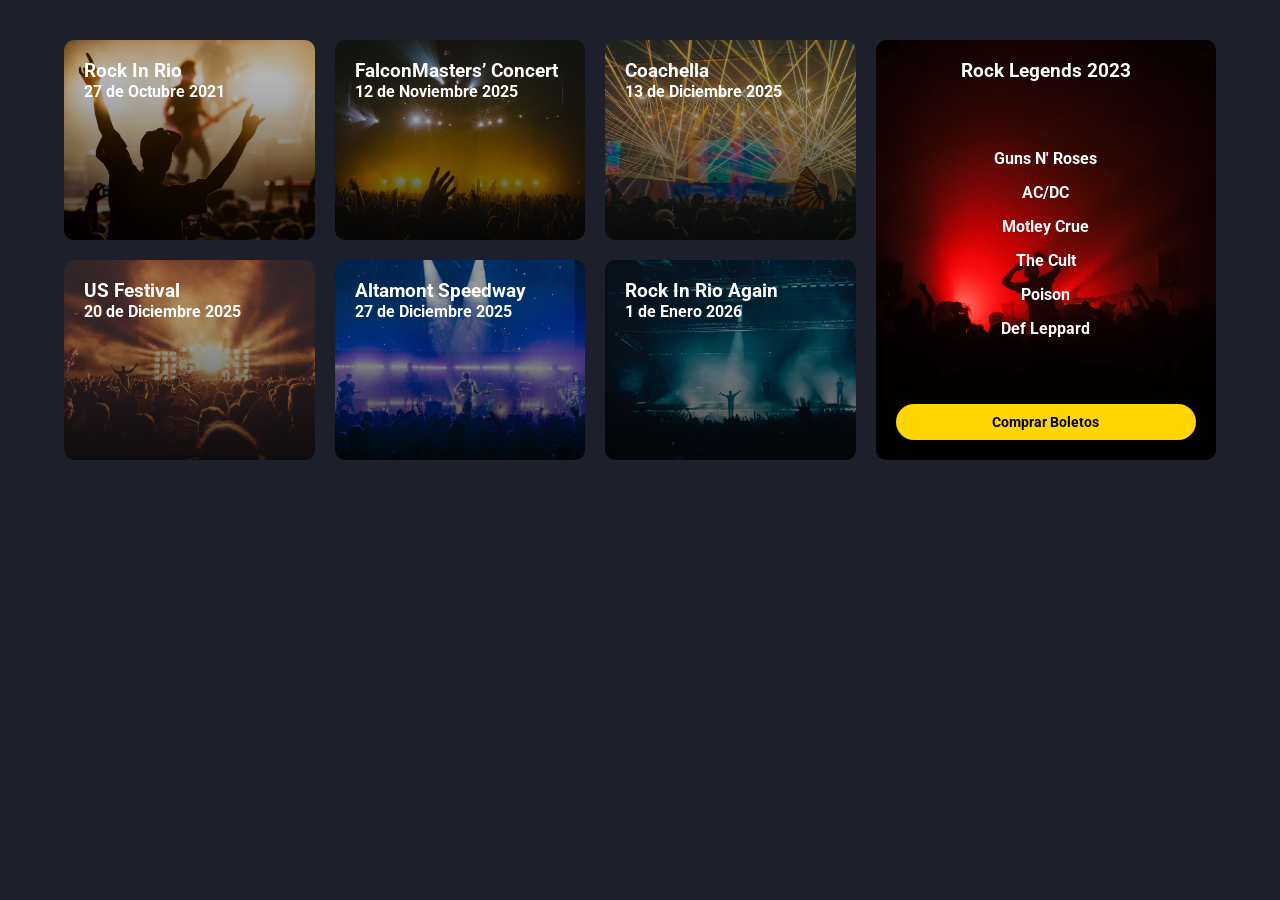
<file: index.html>
<!DOCTYPE html>
<html lang="en">
<head>
	<meta charset="UTF-8">
	<meta http-equiv="X-UA-Compatible" content="IE=edge">
	<meta name="viewport" content="width=device-width, initial-scale=1.0">
	<link rel="preconnect" href="https://fonts.googleapis.com">
	<link rel="preconnect" href="https://fonts.gstatic.com" crossorigin>
	<link href="https://fonts.googleapis.com/css2?family=Roboto:wght@400;700&display=swap" rel="stylesheet"> 
	<link rel="stylesheet" href="estilos.css">
	<title>Flexbox vs CSS Grid</title>
</head>
<body>
	<div class="contenedor">
		<div class="contenedor-conciertos">
			<div class="card" style="background-image: url('./img/1.jpg')">
				<div class="textos">
					<h3>Rock In Rio</h3>
					<p>27 de Octubre 2021</p>
				</div>
			</div>
			<div class="card" style="background-image: url('./img/2.jpg')">
				<div class="textos">
					<h3>FalconMasters’ Concert</h3>
					<p>12 de Noviembre 2025</p>
				</div>
			</div>
			<div class="card" style="background-image: url('./img/3.jpg')">
				<div class="textos">
					<h3>Coachella</h3>
					<p>13 de Diciembre 2025</p>
				</div>
			</div>

			<div class="card" style="background-image: url('./img/4.jpg')">
				<div class="textos">
					<h3>US Festival</h3>
					<p>20 de Diciembre 2025</p>
				</div>
			</div>
			<div class="card" style="background-image: url('./img/5.jpg')">
				<div class="textos">
					<h3>Altamont Speedway</h3>
					<p>27 de Diciembre 2025</p>
				</div>
			</div>
			<div class="card" style="background-image: url('./img/6.jpg')">
				<div class="textos">
					<h3>Rock In Rio Again</h3>
					<p>1 de Enero 2026</p>
				</div>
			</div>
		</div>

		<div class="banner" style="background-image: url('./img/banner.jpg')">
			<h3>Rock Legends 2023</h3>
			<ul>
				<li>Guns N' Roses</li>
				<li>AC/DC</li>
				<li>Motley Crue</li>
				<li>The Cult</li>
				<li>Poison</li>
				<li>Def Leppard</li>
			</ul>
			<button class="boton">Comprar Boletos</button>
		</div>
	</div>
</body>
</html>
</file>
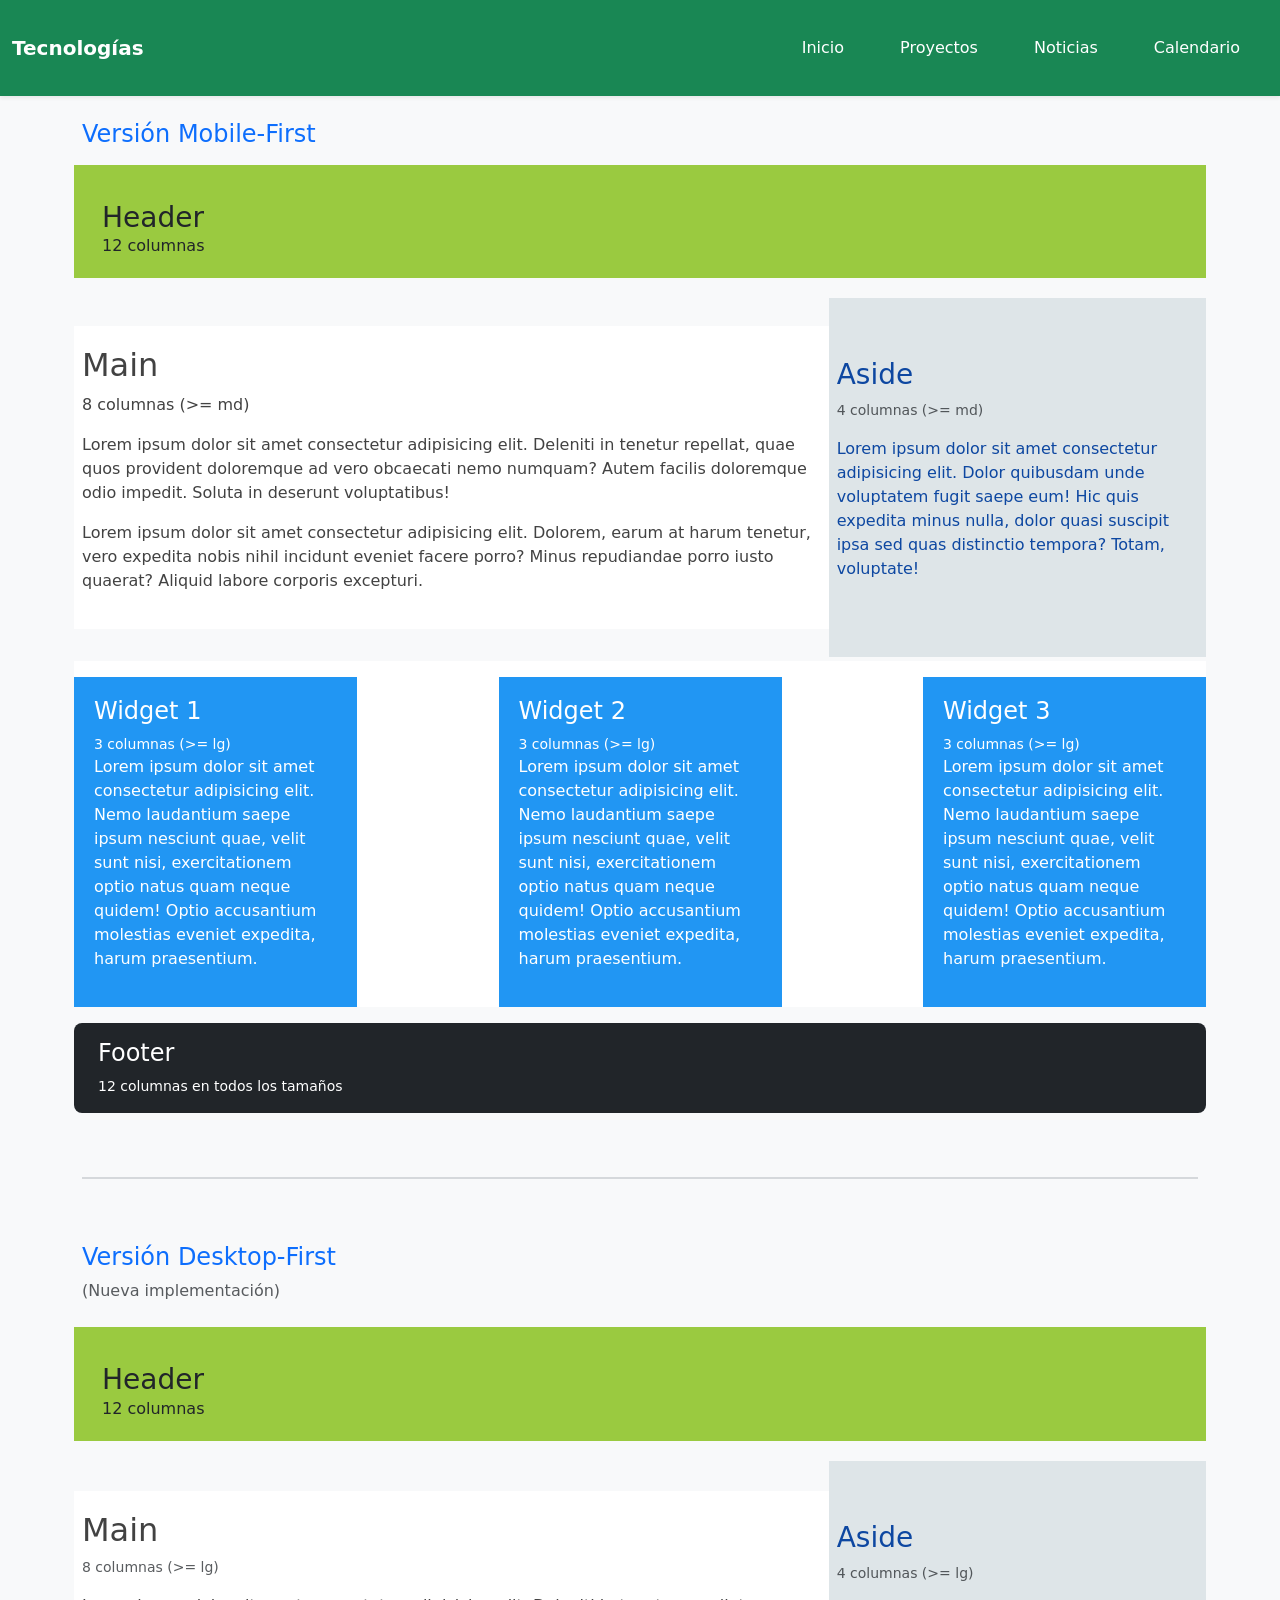
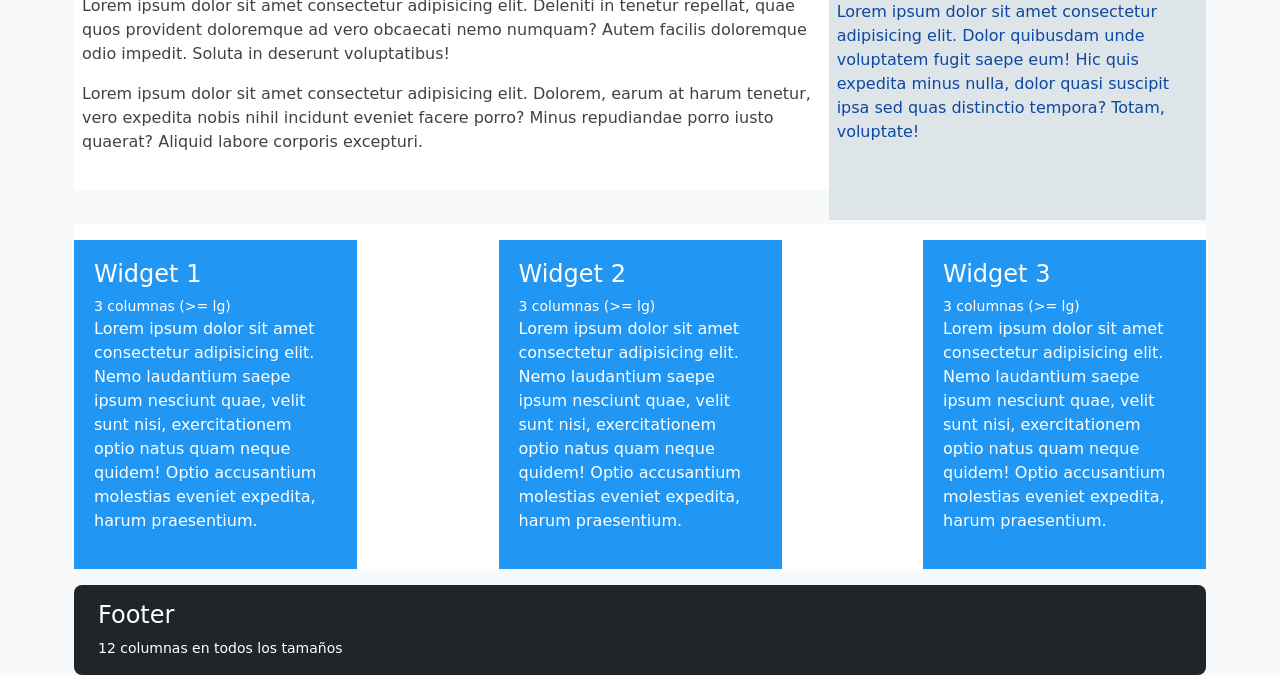
<file: grid/index.html>
<!DOCTYPE html>
<html lang="en">
<head>
    <meta charset="UTF-8">
    <meta name="viewport" content="width=device-width, initial-scale=1.0">
    <link href="https://cdn.jsdelivr.net/npm/bootstrap@5.3.8/dist/css/bootstrap.min.css" rel="stylesheet" integrity="sha384-sRIl4kxILFvY47J16cr9ZwB07vP4J8+LH7qKQnuqkuIAvNWLzeN8tE5YBujZqJLB" crossorigin="anonymous">
    <link rel="stylesheet" href="style.css">
    <title>Clase 31 - Mobile First vs Desktop First</title>
</head>
<body class="bg-light text-dark">

    <div class="container">

        <nav class="navbar navbar-expand-lg navbar-light bg-success fixed-top shadow-sm">
            <div class="container-fluid">
                <a class="navbar-brand text-white fw-bold" href="#">Tecnologías</a>
            <button class="navbar-toggler" type="button" data-bs-toggle="collapse" data-bs-target="#navbarNav"
                aria-controls="navbarNav" aria-expanded="false" aria-label="Toggle navigation">
                <span class="navbar-toggler-icon"></span>
            </button>

            <div class="collapse navbar-collapse justify-content-end" id="navbarNav">
                <ul class="navbar-nav">
                    <li class="nav-item">
                        <a class="nav-link text-white active" href="#">Inicio</a>
                    </li>
                    <li class="nav-item">
                        <a class="nav-link text-white" href="#">Proyectos</a>
                    </li>
                    <li class="nav-item">
                        <a class="nav-link text-white" href="#">Noticias</a>
                    </li>
                    <li class="nav-item">
                        <a class="nav-link text-white" href="#">Calendario</a>
                    </li>
                </ul>
            </div>
            </div>
        </nav>

        <div class="row mb-4">
            <div class="col-12">
                <h2 class="h4 text-primary">Versión Mobile-First</h2>
            </div>
        </div>

        <header class="row g-3">
            <div class="col-12">
                <h1 class="h3 m-0">Header</h1>
                <p class="m-0">12 columnas</p>
            </div>
        </header>

        <section class="contenedor-main row align-items-center g-3">
            <main class="col-md-8">
                <h2>Main</h2>
                <p class="d-none d-md-block">8 columnas (>= md)</p>
                <p class="d-block d-md-none">12 columnas (&lt; md)</p>

                <p>Lorem ipsum dolor sit amet consectetur adipisicing elit. Deleniti in tenetur repellat, quae quos provident doloremque ad vero obcaecati nemo numquam? Autem facilis doloremque odio impedit. Soluta in deserunt voluptatibus!</p>
                <p>Lorem ipsum dolor sit amet consectetur adipisicing elit. Dolorem, earum at harum tenetur, vero expedita nobis nihil incidunt eveniet facere porro? Minus repudiandae porro iusto quaerat? Aliquid labore corporis excepturi.</p>
            </main>

            <aside class="col-md-4">
                <h3>Aside</h3>
                <p class="d-none d-md-block small text-muted">4 columnas (>= md)</p>
                <p class="d-block d-md-none small text-muted">12 columnas (&lt; md)</p>

                <p>Lorem ipsum dolor sit amet consectetur adipisicing elit. Dolor quibusdam unde voluptatem fugit saepe eum! Hic quis expedita minus nulla, dolor quasi suscipit ipsa sed quas distinctio tempora? Totam, voluptate!</p>
            </aside>
        </section>

        <section class="row widgets justify-content-between g-3 mb-3">
            <div class="col-12 col-md-4 col-lg-3">
                <h4>Widget 1</h4>
                <p class="d-none d-lg-block small m-0">3 columnas (>= lg)</p>
                <p class="d-none d-md-block d-lg-none small m-0">4 columnas (solo md)</p>
                <p class="d-block d-md-none small m-0">12 columnas (&lt; md)</p>
                <p>Lorem ipsum dolor sit amet consectetur adipisicing elit. Nemo laudantium saepe ipsum nesciunt quae, velit sunt nisi, exercitationem optio natus quam neque quidem! Optio accusantium molestias eveniet expedita, harum praesentium.</p>
            </div>

            <div class="col-12 col-md-4 col-lg-3">
                <h4>Widget 2</h4>
                <p class="d-none d-lg-block small m-0">3 columnas (>= lg)</p>
                <p class="d-none d-md-block d-lg-none small m-0">4 columnas (solo md)</p>
                <p class="d-block d-md-none small m-0">12 columnas (&lt; md)</p>
                <p>Lorem ipsum dolor sit amet consectetur adipisicing elit. Nemo laudantium saepe ipsum nesciunt quae, velit sunt nisi, exercitationem optio natus quam neque quidem! Optio accusantium molestias eveniet expedita, harum praesentium.</p>
            </div>

            <div class="col-12 col-md-4 col-lg-3">
                <h4>Widget 3</h4>
                <p class="d-none d-lg-block small m-0">3 columnas (>= lg)</p>
                <p class="d-none d-md-block d-lg-none small m-0">4 columnas (solo md)</p>
                <p class="d-block d-md-none small m-0">12 columnas (&lt; md)</p>
                <p>Lorem ipsum dolor sit amet consectetur adipisicing elit. Nemo laudantium saepe ipsum nesciunt quae, velit sunt nisi, exercitationem optio natus quam neque quidem! Optio accusantium molestias eveniet expedita, harum praesentium.</p>
            </div>
        </section>

        <footer class="row g-3">
            <div class="col-12 bg-dark text-white py-3 px-4 rounded-3">
                <h4>Footer</h4>
                <p class="m-0 small">12 columnas en todos los tamaños</p>
            </div>
        </footer>

        <div class="row my-5">
            <div class="col-12">
                <hr class="border-2 border-secondary">
            </div>
        </div>

        <div class="row mb-4">
            <div class="col-12">
                <h2 class="h4 text-primary">Versión Desktop-First</h2>
                <p class="text-muted">(Nueva implementación)</p>
            </div>
        </div>

        <header class="row g-3">
            <div class="col-12">
                <h1 class="h3 m-0">Header</h1>
                <p class="m-0">12 columnas</p>
            </div>
        </header>

        <section class="contenedor-main row align-items-center g-3">
            <main class="col-lg-8 col-md-12">
                <h2>Main</h2>
                <p class="d-none d-lg-block small text-muted">8 columnas (>= lg)</p>
                <p class="d-none d-md-block d-lg-none small text-muted">12 columnas (md)</p>
                <p class="d-block d-md-none small text-muted">12 columnas (&lt; md)</p>

                <p>Lorem ipsum dolor sit amet consectetur adipisicing elit. Deleniti in tenetur repellat, quae quos provident doloremque ad vero obcaecati nemo numquam? Autem facilis doloremque odio impedit. Soluta in deserunt voluptatibus!</p>
                <p>Lorem ipsum dolor sit amet consectetur adipisicing elit. Dolorem, earum at harum tenetur, vero expedita nobis nihil incidunt eveniet facere porro? Minus repudiandae porro iusto quaerat? Aliquid labore corporis excepturi.</p>
            </main>

            <aside class="col-lg-4 col-md-12">
                <h3>Aside</h3>
                <p class="d-none d-lg-block small text-muted">4 columnas (>= lg)</p>
                <p class="d-block d-lg-none small text-muted">12 columnas (&lt; lg)</p>

                <p>Lorem ipsum dolor sit amet consectetur adipisicing elit. Dolor quibusdam unde voluptatem fugit saepe eum! Hic quis expedita minus nulla, dolor quasi suscipit ipsa sed quas distinctio tempora? Totam, voluptate!</p>
            </aside>
        </section>

        <section class="row widgets justify-content-between g-3 mb-3">
            <div class="col-lg-3 col-md-6 col-12">
                <h4>Widget 1</h4>
                <p class="d-none d-lg-block small m-0">3 columnas (>= lg)</p>
                <p class="d-none d-md-block d-lg-none small m-0">6 columnas (md)</p>
                <p class="d-block d-md-none small m-0">12 columnas (&lt; md)</p>
                <p>Lorem ipsum dolor sit amet consectetur adipisicing elit. Nemo laudantium saepe ipsum nesciunt quae, velit sunt nisi, exercitationem optio natus quam neque quidem! Optio accusantium molestias eveniet expedita, harum praesentium.</p>
            </div>

            <div class="col-lg-3 col-md-6 col-12">
                <h4>Widget 2</h4>
                <p class="d-none d-lg-block small m-0">3 columnas (>= lg)</p>
                <p class="d-none d-md-block d-lg-none small m-0">6 columnas (md)</p>
                <p class="d-block d-md-none small m-0">12 columnas (&lt; md)</p>
                <p>Lorem ipsum dolor sit amet consectetur adipisicing elit. Nemo laudantium saepe ipsum nesciunt quae, velit sunt nisi, exercitationem optio natus quam neque quidem! Optio accusantium molestias eveniet expedita, harum praesentium.</p>
            </div>

            <div class="col-lg-3 col-md-12">
                <h4>Widget 3</h4>
                <p class="d-none d-lg-block small m-0">3 columnas (>= lg)</p>
                <p class="d-block d-lg-none small m-0">12 columnas (&lt; lg)</p>
                <p>Lorem ipsum dolor sit amet consectetur adipisicing elit. Nemo laudantium saepe ipsum nesciunt quae, velit sunt nisi, exercitationem optio natus quam neque quidem! Optio accusantium molestias eveniet expedita, harum praesentium.</p>
            </div>
        </section>

        <footer class="row g-3">
            <div class="col-12 bg-dark text-white py-3 px-4 rounded-3">
                <h4>Footer</h4>
                <p class="m-0 small">12 columnas en todos los tamaños</p>
            </div>
        </footer>
    </div>

    <script src="https://cdn.jsdelivr.net/npm/bootstrap@5.3.8/dist/js/bootstrap.bundle.min.js" integrity="sha384-FKyoEForCGlyvwx9Hj09JcYn3nv7wiPVlz7YYwJrWVcXK/BmnVDxM+D2scQbITxI" crossorigin="anonymous"></script>
</body>
</html>
</file>
<file: estilos.css>
* {
	padding: 0;
	margin: 0;
	box-sizing: border-box;
}

body {
	background: #1D202B;
	color: #fff;
	font-family: 'Roboto', sans-serif;
}

.contenedor {
	width: 90%;
	max-width: 1200px;
	margin: auto;
	padding: 40px 0;
    display: flex;
	gap: 20px;

}

.titulo {
	font-size: 24px;
	padding: 20px 0;
}

.contenedor-conciertos {
	width: 70%;
	grid-template-columns: 1fr 1fr 1fr;
	display: grid;
	gap: 20px;
}

.card {
	border-radius: 10px;
	min-height: 200px;
	font-weight: bold;
	padding: 20px;
	position: relative;
	overflow: hidden;
	background-size: cover;
	background-position: center center;
}

.card .textos {
	height: 100%;
	display: flex;
	flex-direction: column;
}

.banner {
	width: 30%;
	border-radius: 10px;
	text-align: center;
	padding: 20px;
	background-size: cover;
	background-position: center center;
	justify-content: space-between;
	display: flex;
	flex-direction: column;
}

.banner ul {
	list-style: none;
	padding: 20px 0;
}

.banner ul li {
	margin: 15px;
	font-weight: bold;
}

.banner .boton {
	background: #FFD600;
	display: block;
	width: 100%;
	font-weight: bold;
	font-size: 14px;
	text-align: center;
	padding: 10px;
	border: none;
	border-radius: 100px;
	font-family: 'Roboto', sans-serif;
	cursor: pointer;
}



@media screen and (max-width: 992px) {
	.contenedor {
	width: 90%;
	max-width: 1200px;
	margin: auto;
	padding: 40px 0;
	justify-items: center;
    
	/*Grid*/
	 display: grid;
	 grid-template-columns: 1fr ;
	 gap: 20px;
}
	.contenedor-conciertos {
	justify-self: center;
    text-align: center;
	
	display: grid;
	grid-template-columns: 1fr 1fr;
		
}
.banner {
	min-height: 150px;
	border-radius: 10px;
	text-align: center;
	padding: 20px;
	background-size: cover;
	background-position: center center;
	width: 75%;
    
	/*Flexbox*/
	display: flex;
	flex-direction: column;
	justify-content: space-between;
	align-items: center;
}
	
}
@media screen and (max-width: 768px) {
    .contenedor {
        width: 90%;
        max-width: 1200px;
        margin: auto;
        padding: 40px 0;
		/*Grid*/
        display: grid;
        grid-template-columns: 1fr;
		justify-items: center;
        gap: 20px;
    }
    
    .contenedor-conciertos {
		justify-self: center;
    	text-align: center;
        /*Grid*/
        display: grid;
        grid-template-columns: 1fr;
		
    }
    
    .banner {
        min-height: 200px; 
        border-radius: 10px;
        text-align: center;
        padding: 20px;
        background-size: cover;
        background-position: center center;
        width: 100%;
        
        /* Flexbox */
        display: flex;
        flex-direction: column;
        justify-content: space-between;
        align-items: center;
    }
}
</file>
<file: grid/style.css>
body { 
    background:#F0F3F5;
    color: #fff
 }

.container{
    margin-top: 120px
}

 header{
    background: #9aca40;
    padding: 20px;
    margin-bottom: 20px;
 }
 .contenedor-main{
        margin-bottom: 20px;
 }
 main{
    background: #fff;
    color: #424242;
    padding: 20px 0; 
 }

 aside{
    background: #dee5e8;
    padding: 60px 0;
    Color: #0d47a1;
 }
.widgets{
    background: #fff;
    color: #424242;
    margin-bottom: 20px;
}

.widgets > div{
    background: #2196f3;
    color: #fff;
    padding: 20px;
}

.Barra {
    display: flex;
    justify-content: space-around;
    width: 100%;
    background-color: brown;
}

header {
    padding-top: 20px;
}

ul {
    display: flex;
}

li {
    list-style: none;
    padding: 20px;
    }

li:hover {
    text-decoration: underline;
}
</file>
